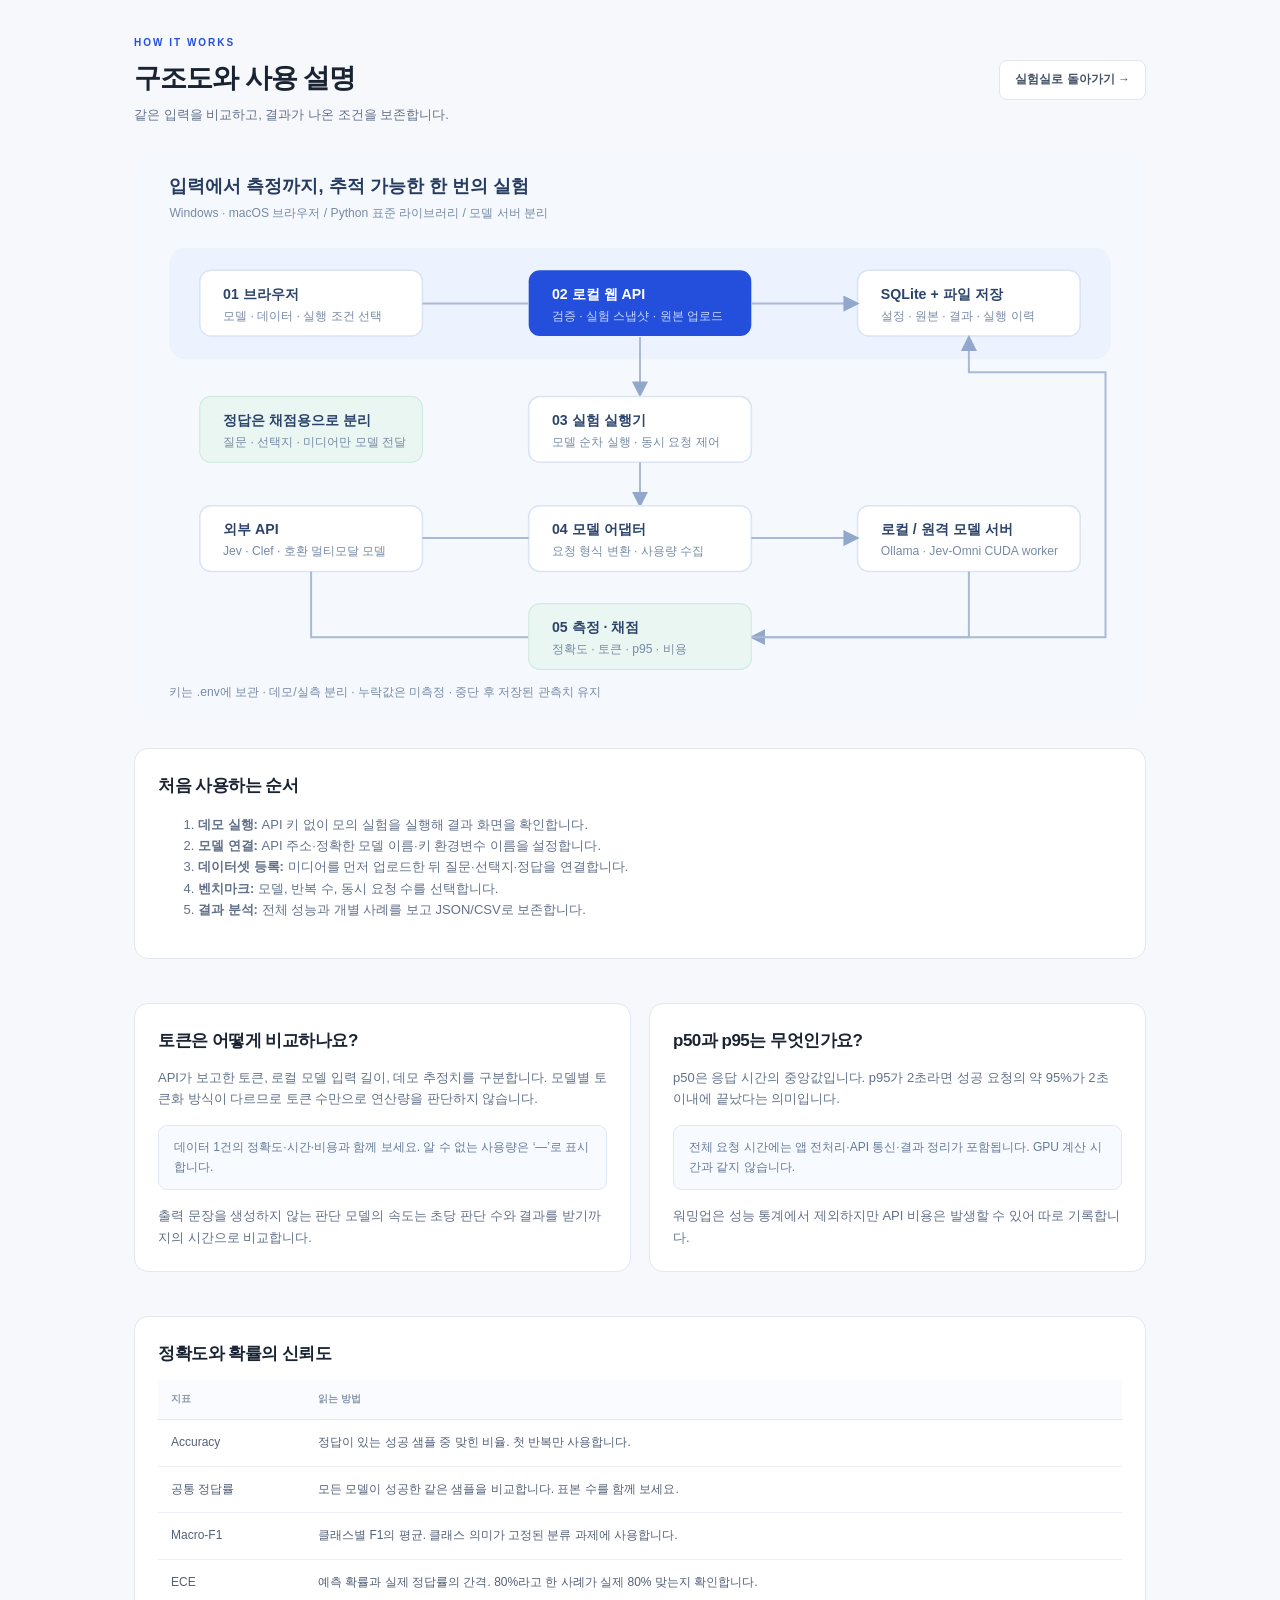
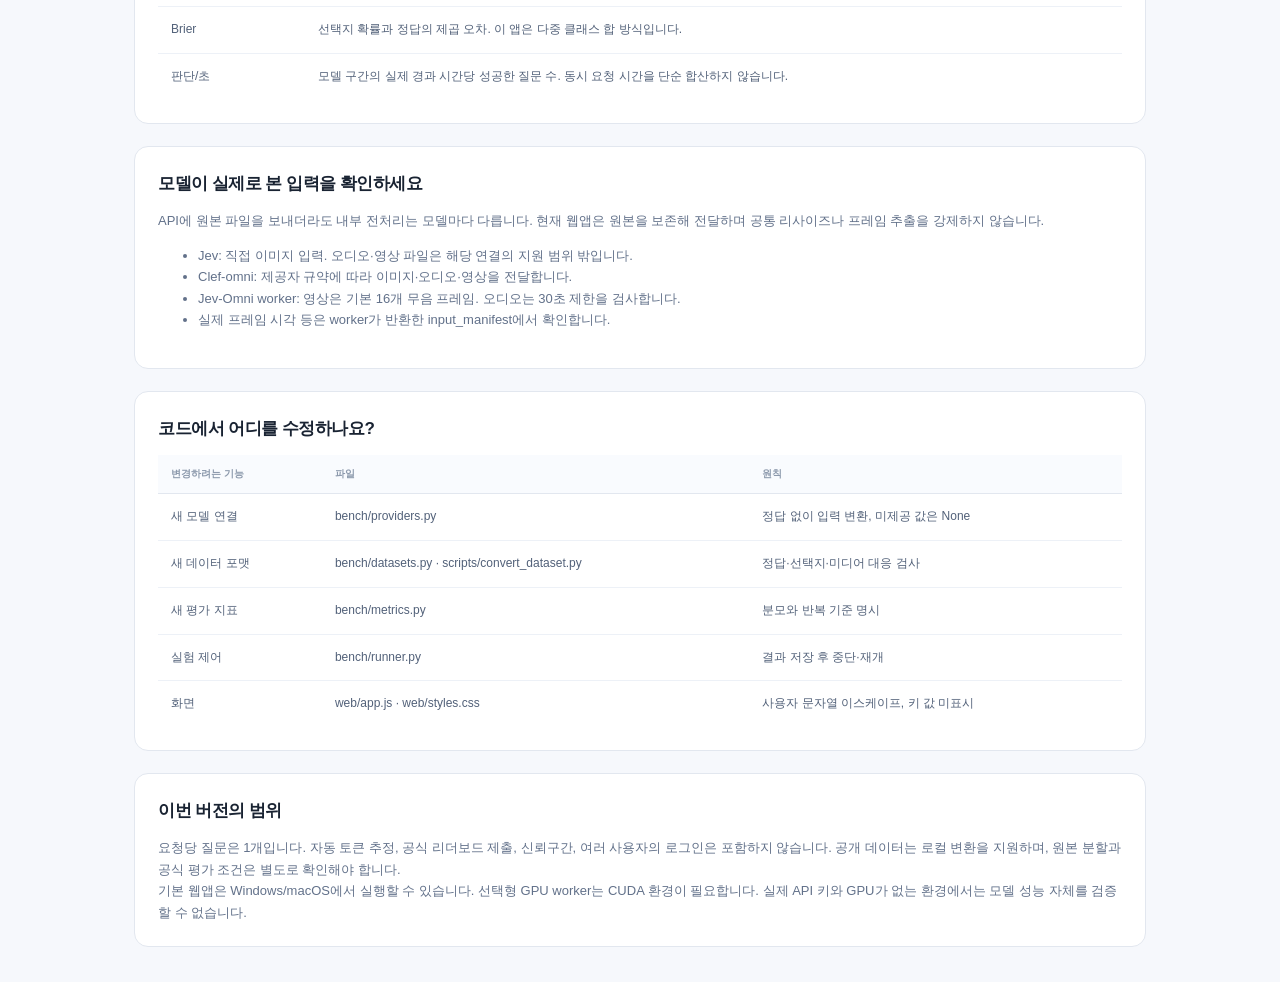
<file: web/guide.html>
<!doctype html>
<html lang="ko"><head><meta charset="utf-8"><meta name="viewport" content="width=device-width, initial-scale=1"><title>구조도와 사용 설명 · Multimodal Bench</title><link rel="stylesheet" href="styles.css"><link rel="icon" href="favicon.svg"></head>
<body><main class="guide-page">
  <div class="page-head"><div><div class="eyebrow">HOW IT WORKS</div><h1>구조도와 사용 설명</h1><p>같은 입력을 비교하고, 결과가 나온 조건을 보존합니다.</p></div><a href="/" class="btn">실험실로 돌아가기 →</a></div>
  <img class="architecture" src="architecture.svg" alt="브라우저, Python API, 저장소, 실험 실행기, 모델 어댑터와 채점의 관계">
  <section class="panel"><h2>처음 사용하는 순서</h2><ol><li><strong>데모 실행:</strong> API 키 없이 모의 실험을 실행해 결과 화면을 확인합니다.</li><li><strong>모델 연결:</strong> API 주소·정확한 모델 이름·키 환경변수 이름을 설정합니다.</li><li><strong>데이터셋 등록:</strong> 미디어를 먼저 업로드한 뒤 질문·선택지·정답을 연결합니다.</li><li><strong>벤치마크:</strong> 모델, 반복 수, 동시 요청 수를 선택합니다.</li><li><strong>결과 분석:</strong> 전체 성능과 개별 사례를 보고 JSON/CSV로 보존합니다.</li></ol></section>
  <div class="grid two">
    <section class="panel"><h2>토큰은 어떻게 비교하나요?</h2><p>API가 보고한 토큰, 로컬 모델 입력 길이, 데모 추정치를 구분합니다. 모델별 토큰화 방식이 다르므로 토큰 수만으로 연산량을 판단하지 않습니다.</p><div class="notice">데이터 1건의 정확도·시간·비용과 함께 보세요. 알 수 없는 사용량은 ‘—’로 표시합니다.</div><p>출력 문장을 생성하지 않는 판단 모델의 속도는 초당 판단 수와 결과를 받기까지의 시간으로 비교합니다.</p></section>
    <section class="panel"><h2>p50과 p95는 무엇인가요?</h2><p>p50은 응답 시간의 중앙값입니다. p95가 2초라면 성공 요청의 약 95%가 2초 이내에 끝났다는 의미입니다.</p><div class="notice">전체 요청 시간에는 앱 전처리·API 통신·결과 정리가 포함됩니다. GPU 계산 시간과 같지 않습니다.</div><p>워밍업은 성능 통계에서 제외하지만 API 비용은 발생할 수 있어 따로 기록합니다.</p></section>
  </div>
  <section class="panel"><h2>정확도와 확률의 신뢰도</h2><div class="table-wrap"><table><thead><tr><th>지표</th><th>읽는 방법</th></tr></thead><tbody><tr><td>Accuracy</td><td>정답이 있는 성공 샘플 중 맞힌 비율. 첫 반복만 사용합니다.</td></tr><tr><td>공통 정답률</td><td>모든 모델이 성공한 같은 샘플을 비교합니다. 표본 수를 함께 보세요.</td></tr><tr><td>Macro-F1</td><td>클래스별 F1의 평균. 클래스 의미가 고정된 분류 과제에 사용합니다.</td></tr><tr><td>ECE</td><td>예측 확률과 실제 정답률의 간격. 80%라고 한 사례가 실제 80% 맞는지 확인합니다.</td></tr><tr><td>Brier</td><td>선택지 확률과 정답의 제곱 오차. 이 앱은 다중 클래스 합 방식입니다.</td></tr><tr><td>판단/초</td><td>모델 구간의 실제 경과 시간당 성공한 질문 수. 동시 요청 시간을 단순 합산하지 않습니다.</td></tr></tbody></table></div></section>
  <section class="panel"><h2>모델이 실제로 본 입력을 확인하세요</h2><p>API에 원본 파일을 보내더라도 내부 전처리는 모델마다 다릅니다. 현재 웹앱은 원본을 보존해 전달하며 공통 리사이즈나 프레임 추출을 강제하지 않습니다.</p><ul><li>Jev: 직접 이미지 입력. 오디오·영상 파일은 해당 연결의 지원 범위 밖입니다.</li><li>Clef-omni: 제공자 규약에 따라 이미지·오디오·영상을 전달합니다.</li><li>Jev-Omni worker: 영상은 기본 16개 무음 프레임. 오디오는 30초 제한을 검사합니다.</li><li>실제 프레임 시각 등은 worker가 반환한 input_manifest에서 확인합니다.</li></ul></section>
  <section class="panel"><h2>코드에서 어디를 수정하나요?</h2><div class="table-wrap"><table><thead><tr><th>변경하려는 기능</th><th>파일</th><th>원칙</th></tr></thead><tbody><tr><td>새 모델 연결</td><td>bench/providers.py</td><td>정답 없이 입력 변환, 미제공 값은 None</td></tr><tr><td>새 데이터 포맷</td><td>bench/datasets.py · scripts/convert_dataset.py</td><td>정답·선택지·미디어 대응 검사</td></tr><tr><td>새 평가 지표</td><td>bench/metrics.py</td><td>분모와 반복 기준 명시</td></tr><tr><td>실험 제어</td><td>bench/runner.py</td><td>결과 저장 후 중단·재개</td></tr><tr><td>화면</td><td>web/app.js · web/styles.css</td><td>사용자 문자열 이스케이프, 키 값 미표시</td></tr></tbody></table></div></section>
  <section class="panel"><h2>이번 버전의 범위</h2><p>요청당 질문은 1개입니다. 자동 토큰 추정, 공식 리더보드 제출, 신뢰구간, 여러 사용자의 로그인은 포함하지 않습니다. 공개 데이터는 로컬 변환을 지원하며, 원본 분할과 공식 평가 조건은 별도로 확인해야 합니다.</p><p>기본 웹앱은 Windows/macOS에서 실행할 수 있습니다. 선택형 GPU worker는 CUDA 환경이 필요합니다. 실제 API 키와 GPU가 없는 환경에서는 모델 성능 자체를 검증할 수 없습니다.</p></section>
</main></body></html>
</file>
<file: web/styles.css>
/* 공통 디자인 토큰: 화면 전체에서 색상·간격·모서리를 일관되게 사용합니다. */
:root {
  --ink:#192332;
  --muted:#6b778b;
  --line:#e2e7ef;
  --blue:#244fdd;
  --blue-soft:#eef3ff;
  --bg:#f6f8fc;
  --green:#198669;
  --orange:#b57218;
  --radius:14px
}
* {
  box-sizing:border-box
}
body {
  margin:0;
  background:var(--bg);
  color:var(--ink);
  font:14px/1.65 -apple-system,BlinkMacSystemFont,"Segoe UI","Malgun Gothic",sans-serif
}
a {
  color:var(--blue);
  text-decoration:none
}
button,input,select,textarea {
  font:inherit
}
button,a,input,select,textarea {
  touch-action:manipulation
}
button {
  cursor:pointer
}
button:disabled {
  opacity:.5;
  cursor:wait
}
button:focus-visible,a:focus-visible,input:focus-visible,select:focus-visible,textarea:focus-visible {
  outline:3px solid #9bb7ff;
  outline-offset:3px
}
.skip {
  position:absolute;
  left:-1000px;
  z-index:99;
  background:white;
  padding:12px
}
.skip:focus {
  left:20px
}
.sidebar {
  width:236px;
  position:fixed;
  inset:0 auto 0 0;
  background:white;
  border-right:1px solid var(--line);
  padding:31px 22px;
  display:flex;
  flex-direction:column
}
.brand {
  display:flex;
  gap:12px;
  align-items:center;
  color:var(--ink);
  font-size:17px;
  line-height:1.35;
  letter-spacing:-.5px
}
.brand strong {
  font-weight:800
}
.brand-mark {
  font-weight:900;
  font-size:38px;
  color:white;
  background:var(--blue);
  width:45px;
  height:46px;
  border-radius:12px;
  line-height:42px;
  text-align:center;
  letter-spacing:-4px
}
.brand-mark span {
  color:#91e6e4
}
.nav-label {
  font-size:10px;
  letter-spacing:1.7px;
  color:#99a3b2;
  margin:47px 12px 14px;
  font-weight:700
}
nav {
  display:flex;
  flex-direction:column;
  gap:7px
}
nav a {
  padding:11px 13px;
  color:#69758b;
  border-radius:9px;
  display:flex;
  gap:12px;
  align-items:center;
  font-weight:600
}
nav a>span {
  font-size:21px;
  line-height:1;
  width:23px;
  text-align:center
}
nav a:hover {
  background:#f6f8fc
}
nav a.active {
  color:var(--blue);
  background:var(--blue-soft)
}
nav i {
  font-size:10px;
  font-style:normal;
  margin-left:auto;
  color:#8a95a8
}
.sidebar-bottom {
  margin-top:auto
}
.sidebar-bottom>a {
  display:flex;
  justify-content:space-between;
  border-bottom:1px solid var(--line);
  padding:16px 8px;
  color:#5b687d;
  font-size:12px
}
.local-info {
  margin:20px 8px 12px;
  font-size:11px;
  font-weight:600
}
.local-info small {
  display:block;
  color:#94a0b2;
  font-weight:400;
  margin-left:13px;
  margin-top:4px
}
.version {
  font-size:10px;
  color:#9aa5b6;
  margin-left:8px
}
.dot {
  display:inline-block;
  width:6px;
  height:6px;
  border-radius:50%;
  background:#2caf85;
  margin-right:6px
}
.workspace {
  margin-left:236px
}
.topbar {
  height:70px;
  border-bottom:1px solid var(--line);
  padding:0 38px;
  background:#fff;
  display:flex;
  align-items:center;
  justify-content:space-between;
  color:#8792a3;
  font-size:12px
}
.topbar b {
  margin:0 14px;
  font-weight:400;
  color:#c2c9d4
}
#breadcrumb {
  color:#46546b
}
.server-state {
  font-size:11px;
  color:#62738a
}
main {
  max-width:1500px;
  margin:auto;
  padding:34px 38px 45px;
  min-height:calc(100vh - 120px)
}
footer {
  max-width:1500px;
  margin:auto;
  padding:8px 38px 24px;
  font-size:10px;
  color:#9aa4b4;
  display:flex;
  justify-content:space-between
}
h1,h2,h3,p {
  margin:0
}
h1 {
  font-size:27px;
  letter-spacing:-1px;
  line-height:1.4;
  font-weight:750
}
h2 {
  font-size:17px;
  letter-spacing:-.5px
}
h3 {
  font-size:14px;
  font-weight:700
}
.muted {
  color:var(--muted)
}
.small {
  font-size:12px
}
.eyebrow {
  font-size:10px;
  letter-spacing:2px;
  font-weight:800;
  color:var(--blue);
  margin-bottom:8px
}
.page-head {
  display:flex;
  justify-content:space-between;
  align-items:center;
  gap:16px;
  margin-bottom:26px
}
.page-head p {
  color:var(--muted);
  margin-top:7px;
  font-size:13px
}
.row {
  display:flex;
  align-items:center;
  gap:10px
}
.row.wrap {
  flex-wrap:wrap
}
.between {
  justify-content:space-between
}
.btn {
  border:1px solid var(--line);
  background:white;
  color:#46546b;
  border-radius:8px;
  padding:9px 15px;
  font-size:12px;
  font-weight:650;
  display:inline-flex;
  align-items:center;
  justify-content:center;
  gap:8px;
  white-space:nowrap
}
.btn:hover {
  border-color:#a9b9d3;
  background:#fafcff
}
.btn.primary {
  background:var(--blue);
  color:white;
  border-color:var(--blue);
  box-shadow:0 3px 7px #244fdd14
}
.btn.primary:hover {
  background:#1c42c4
}
.btn.ghost {
  color:var(--blue);
  border-color:transparent;
  background:transparent
}
.btn.danger {
  color:#ac4655
}
.pill {
  font-size:10px;
  border-radius:5px;
  padding:3px 7px;
  background:#eff2f7;
  color:#6a778c;
  white-space:nowrap;
  font-weight:650
}
.pill.blue {
  color:var(--blue);
  background:#edf2ff
}
.pill.green {
  color:#188263;
  background:#e8f7f0
}
.pill.orange {
  color:#a66e15;
  background:#fff5df
}
.pill.red {
  color:#ae4a58;
  background:#fceff1
}
.panel {
  background:white;
  border:1px solid var(--line);
  border-radius:var(--radius);
  padding:23px
}
.panel-head {
  display:flex;
  justify-content:space-between;
  align-items:center;
  margin-bottom:20px
}
.panel-head p {
  font-size:12px;
  color:var(--muted);
  margin-top:4px
}
.section-gap {
  margin-top:24px
}
.grid {
  display:grid;
  gap:18px
}
.grid.two {
  grid-template-columns:repeat(2,minmax(0,1fr))
}
.grid.three {
  grid-template-columns:repeat(3,minmax(0,1fr))
}
.grid.four {
  grid-template-columns:repeat(4,minmax(0,1fr))
}
.stats {
  margin-bottom:24px
}
.stat {
  background:white;
  border:1px solid var(--line);
  border-radius:12px;
  padding:20px 21px
}
.stat-label {
  color:#8190a3;
  font-size:11px;
  display:flex;
  align-items:center;
  justify-content:space-between
}
.stat strong {
  display:block;
  font-size:29px;
  line-height:1.3;
  letter-spacing:-1px;
  margin:10px 0 4px;
  font-weight:750
}
.stat small {
  color:#8c98ab;
  font-size:10px
}
.stat em {
  font-style:normal;
  font-size:11px;
  font-weight:400;
  color:#8c98ab;
  margin-left:4px
}
.hero {
  background:#edf2ff;
  border:1px solid #dbe5ff;
  border-radius:14px;
  padding:28px 30px;
  display:flex;
  align-items:center;
  justify-content:space-between;
  gap:20px;
  margin-bottom:24px;
  overflow:hidden
}
.hero h2 {
  font-size:23px;
  line-height:1.45;
  letter-spacing:-.8px
}
.hero p {
  color:#627391;
  font-size:12px;
  margin:10px 0 18px;
  max-width:480px
}
.hero-art {
  width:230px;
  flex-shrink:0
}
.hero-art svg {
  width:100%;
  display:block
}
.steps {
  display:grid;
  gap:0
}
.step {
  display:flex;
  gap:13px;
  padding:14px 0;
  border-bottom:1px solid #f0f3f8
}
.step:last-child {
  border:0;
  padding-bottom:0
}
.step-number {
  color:#8197cf;
  background:#f0f4fe;
  width:27px;
  height:27px;
  display:flex;
  align-items:center;
  justify-content:center;
  font-size:11px;
  border-radius:8px;
  flex-shrink:0
}
.step p {
  font-size:11px;
  color:#8a97ab;
  margin-top:3px
}
.empty {
  padding:34px 18px;
  text-align:center;
  color:#8d9aaf;
  border:1px dashed #dce3ef;
  border-radius:10px
}
.empty .empty-icon {
  color:#a2b2cf;
  font-size:29px;
  margin-bottom:9px
}
.empty h3 {
  color:#64738d;
  font-size:13px
}
.empty p {
  font-size:11px;
  margin:7px auto 15px;
  max-width:320px
}
.model-card {
  display:flex;
  flex-direction:column;
  gap:12px
}
.model-card h3 {
  font-size:16px
}
.model-card p {
  font-size:12px;
  color:var(--muted);
  min-height:40px
}
.model-icon {
  width:37px;
  height:37px;
  border-radius:10px;
  background:#edf2ff;
  color:var(--blue);
  display:flex;
  align-items:center;
  justify-content:center;
  font-size:18px
}
.model-card .btn {
  margin-top:auto
}
.mono {
  font-family:ui-monospace,SFMono-Regular,Consolas,monospace;
  font-size:11px;
  word-break:break-all
}
.chips {
  display:flex;
  flex-wrap:wrap;
  gap:5px
}
.notice {
  padding:12px 15px;
  border:1px solid #e0e8f7;
  background:#f7faff;
  border-radius:9px;
  color:#667b9b;
  font-size:12px;
  margin:15px 0
}
.notice.demo {
  background:#fff9ed;
  border-color:#f3e5c6;
  color:#8b702d
}
.notice.error {
  background:#fff3f4;
  border-color:#efd7db;
  color:#a94b57
}
/* 폼은 기본 HTML 입력을 사용해 키보드와 OS별 브라우저에서 동일하게 동작합니다. */
label.field {
  display:flex;
  flex-direction:column;
  gap:6px;
  font-size:12px;
  color:#53627b;
  font-weight:600
}
input:not([type=checkbox]),select,textarea {
  width:100%;
  border:1px solid #dce3ed;
  background:white;
  color:var(--ink);
  border-radius:7px;
  padding:9px 11px;
  font-size:12px;
  min-width:0
}
textarea {
  resize:vertical;
  min-height:82px;
  line-height:1.7
}
input[type=checkbox] {
  accent-color:var(--blue);
  width:16px;
  height:16px
}
label.field small {
  font-size:10px;
  color:#93a0b3;
  font-weight:400
}
.form-grid {
  display:grid;
  grid-template-columns:repeat(2,minmax(0,1fr));
  gap:15px
}
.full {
  grid-column:1/-1
}
.check-card {
  display:flex;
  align-items:center;
  gap:11px;
  border:1px solid var(--line);
  border-radius:9px;
  padding:12px;
  cursor:pointer
}
.check-card:has(input:checked) {
  border-color:#9cb4fb;
  background:#f6f8ff
}
.check-card .check-content {
  flex:1
}
.check-card strong {
  display:block;
  font-size:12px
}
.check-card small {
  font-size:10px;
  color:#8d99ab
}
.model-options {
  display:grid;
  grid-template-columns:repeat(2,minmax(0,1fr));
  gap:9px
}
.drop-zone {
  padding:24px;
  border:1px dashed #becde4;
  border-radius:10px;
  background:#fafcff;
  text-align:center
}
.drop-zone label {
  cursor:pointer;
  display:block
}
.drop-zone input {
  margin-top:10px;
  font-size:11px
}
.drop-zone p {
  font-size:11px;
  color:#8b9ab0;
  margin-top:5px
}
.asset-list {
  display:flex;
  flex-wrap:wrap;
  gap:8px;
  margin-top:16px
}
.asset-item {
  background:#f5f8fd;
  border:1px solid #e5ebf5;
  border-radius:8px;
  padding:7px 10px;
  font-size:11px;
  max-width:100%;
  word-break:break-all
}
.dataset-card {
  display:flex;
  justify-content:space-between;
  align-items:center;
  gap:12px;
  padding:17px 0;
  border-bottom:1px solid var(--line)
}
.dataset-card:last-child {
  border:0
}
.dataset-card p {
  font-size:11px;
  color:var(--muted);
  margin:4px 0
}
.table-wrap {
  overflow-x:auto
}
table {
  width:100%;
  border-collapse:collapse;
  white-space:nowrap;
  font-size:12px
}
th {
  text-align:left;
  font-size:10px;
  font-weight:600;
  color:#8c99ac;
  background:#f9fbfe;
  padding:11px 13px;
  border-bottom:1px solid var(--line)
}
td {
  padding:13px;
  border-bottom:1px solid #edf1f7;
  color:#526179
}
tr:last-child td {
  border-bottom:0
}
td strong {
  color:#293751;
  font-size:12px
}
.table-button {
  background:none;
  border:none;
  color:var(--blue);
  padding:0;
  font-size:12px;
  font-weight:600
}
.progress {
  height:6px;
  border-radius:6px;
  background:#e9eef7;
  overflow:hidden;
  margin-top:12px
}
.progress>span {
  height:100%;
  background:var(--blue);
  display:block;
  transition:width .3s
}
.tabs {
  display:flex;
  gap:24px;
  border-bottom:1px solid var(--line);
  margin:24px 0
}
.tabs button {
  border:0;
  background:none;
  color:#8c98ac;
  padding:0 0 12px;
  font-size:12px;
  font-weight:650;
  border-bottom:2px solid transparent
}
.tabs button.active {
  color:var(--blue);
  border-color:var(--blue)
}
.chart-row {
  display:grid;
  grid-template-columns:130px 1fr 70px;
  align-items:center;
  gap:12px;
  margin:19px 0;
  font-size:11px
}
.bar-track {
  height:13px;
  background:#f0f3f9;
  border-radius:4px;
  overflow:hidden
}
.bar-track span {
  display:block;
  height:100%;
  border-radius:4px;
  background:#5379ea
}
.chart-row:nth-child(odd) .bar-track span {
  background:#5bbcad
}
.chart-row .label {
  overflow:hidden;
  text-overflow:ellipsis;
  white-space:nowrap
}
.chart-row .value {
  text-align:right;
  color:#63718a
}
.axis-note {
  color:#96a1b4;
  font-size:10px;
  margin-top:13px
}
.calibration svg {
  width:100%;
  max-height:230px
}
.sample-text {
  white-space:pre-wrap;
  line-height:1.8;
  font-size:13px;
  background:#f7f9fd;
  border-radius:9px;
  padding:16px;
  margin:15px 0;
  word-break:break-word
}
.media-preview {
  display:flex;
  flex-wrap:wrap;
  gap:12px;
  margin:15px 0
}
.media-preview img,.media-preview video {
  max-width:100%;
  max-height:260px;
  border:1px solid var(--line);
  border-radius:9px
}
.media-preview audio {
  max-width:100%;
  width:100%
}
.prob-row {
  display:grid;
  grid-template-columns:1fr 2fr 45px;
  gap:9px;
  align-items:center;
  font-size:11px;
  margin:7px 0
}
.prob-row .bar-track {
  height:7px
}
.result-card {
  padding:18px;
  border:1px solid var(--line);
  border-radius:10px
}
.result-card .answer {
  font-size:20px;
  font-weight:750;
  margin:10px 0
}
.result-meta {
  display:flex;
  gap:17px;
  font-size:10px;
  color:#8897ab;
  margin-top:15px
}
details {
  margin-top:12px
}
summary {
  cursor:pointer;
  color:#7c8aa0;
  font-size:11px
}
pre {
  font-size:11px;
  background:#f5f7fb;
  border:1px solid #e7ecf4;
  border-radius:8px;
  padding:16px;
  overflow:auto;
  max-height:350px;
  white-space:pre-wrap;
  word-break:break-word
}
.loading {
  padding:100px;
  text-align:center;
  color:#90a0b6
}
dialog {
  border:1px solid var(--line);
  border-radius:15px;
  width:min(700px,94vw);
  max-height:90vh;
  padding:26px;
  color:var(--ink);
  box-shadow:0 18px 70px #17294a22
}
dialog::backdrop {
  background:#1b2a4944;
  backdrop-filter:blur(3px)
}
.dialog-head {
  display:flex;
  justify-content:space-between;
  align-items:center;
  margin-bottom:20px
}
.dialog-actions {
  display:flex;
  justify-content:flex-end;
  gap:8px;
  margin-top:20px
}
#toast {
  position:fixed;
  right:24px;
  bottom:24px;
  max-width:420px;
  padding:13px 19px;
  background:#263957;
  color:white;
  border-radius:10px;
  font-size:12px;
  box-shadow:0 8px 30px #18294133;
  opacity:0;
  transform:translateY(10px);
  transition:.2s;
  pointer-events:none;
  z-index:100
}
#toast.visible {
  opacity:1;
  transform:translateY(0)
}
.result-note {
  font-size:11px;
  color:#8997ac;
  margin:13px 0
}
.guide-page {
  max-width:1060px;
  margin:35px auto;
  padding:0 24px
}
.guide-page .panel {
  margin:22px 0
}
.guide-page p,.guide-page li {
  font-size:13px;
  color:#62718a
}
.guide-page h2 {
  margin-bottom:12px
}
.architecture {
  width:100%;
  height:auto
}
@media(min-width:1400px) {
  .hero-art {
    width:290px
  }
  .hero {
    padding:32px 36px
  }
}
@media(max-width:1080px) {
  .sidebar {
    width:205px;
    padding:28px 16px
  }
  .workspace {
    margin-left:205px
  }
  main {
    padding:26px 24px
  }
  .topbar {
    padding:0 24px
  }
  .grid.three {
    grid-template-columns:repeat(2,minmax(0,1fr))
  }
  .grid.four {
    grid-template-columns:repeat(2,minmax(0,1fr))
  }
  .hero-art {
    width:180px
  }
  .grid.two.dashboard-lower {
    grid-template-columns:1fr
  }
}
@media(max-width:720px) {
  .sidebar {
    position:static;
    width:auto;
    padding:16px;
    border:0;
    border-bottom:1px solid var(--line)
  }
  .brand {
    font-size:14px
  }
  .brand br {
    display:none
  }
  .brand-mark {
    width:34px;
    height:35px;
    font-size:28px;
    line-height:32px
  }
  .nav-label,.sidebar-bottom {
    display:none
  }
  nav {
    flex-direction:row;
    overflow:auto;
    margin-top:18px;
    gap:4px
  }
  nav a {
    font-size:11px;
    padding:8px 10px;
    white-space:nowrap
  }
  nav a>span,nav i {
    display:none
  }
  .workspace {
    margin:0
  }
  .topbar {
    height:48px;
    font-size:10px;
    padding:0 18px
  }
  .server-state {
    font-size:9px
  }
  main {
    padding:22px 18px
  }
  .page-head {
    align-items:flex-start
  }
  h1 {
    font-size:23px
  }
  .page-head p {
    font-size:11px
  }
  .hero {
    padding:23px
  }
  .hero h2 {
    font-size:20px
  }
  .hero-art {
    display:none
  }
  .grid.two,.grid.three,.form-grid {
    grid-template-columns:1fr
  }
  .grid.four {
    gap:10px
  }
  .stat {
    padding:15px
  }
  .stat strong {
    font-size:25px
  }
  .panel {
    padding:18px
  }
  .model-options {
    grid-template-columns:1fr
  }
  .btn {
    padding:8px 11px
  }
  .chart-row {
    grid-template-columns:100px 1fr 65px
  }
  footer {
    padding:10px 18px;
    font-size:9px
  }
  footer span {
    display:none
  }
  .full {
    grid-column:auto
  }
  .row.wrap-mobile {
    flex-wrap:wrap
  }
}
</file>
